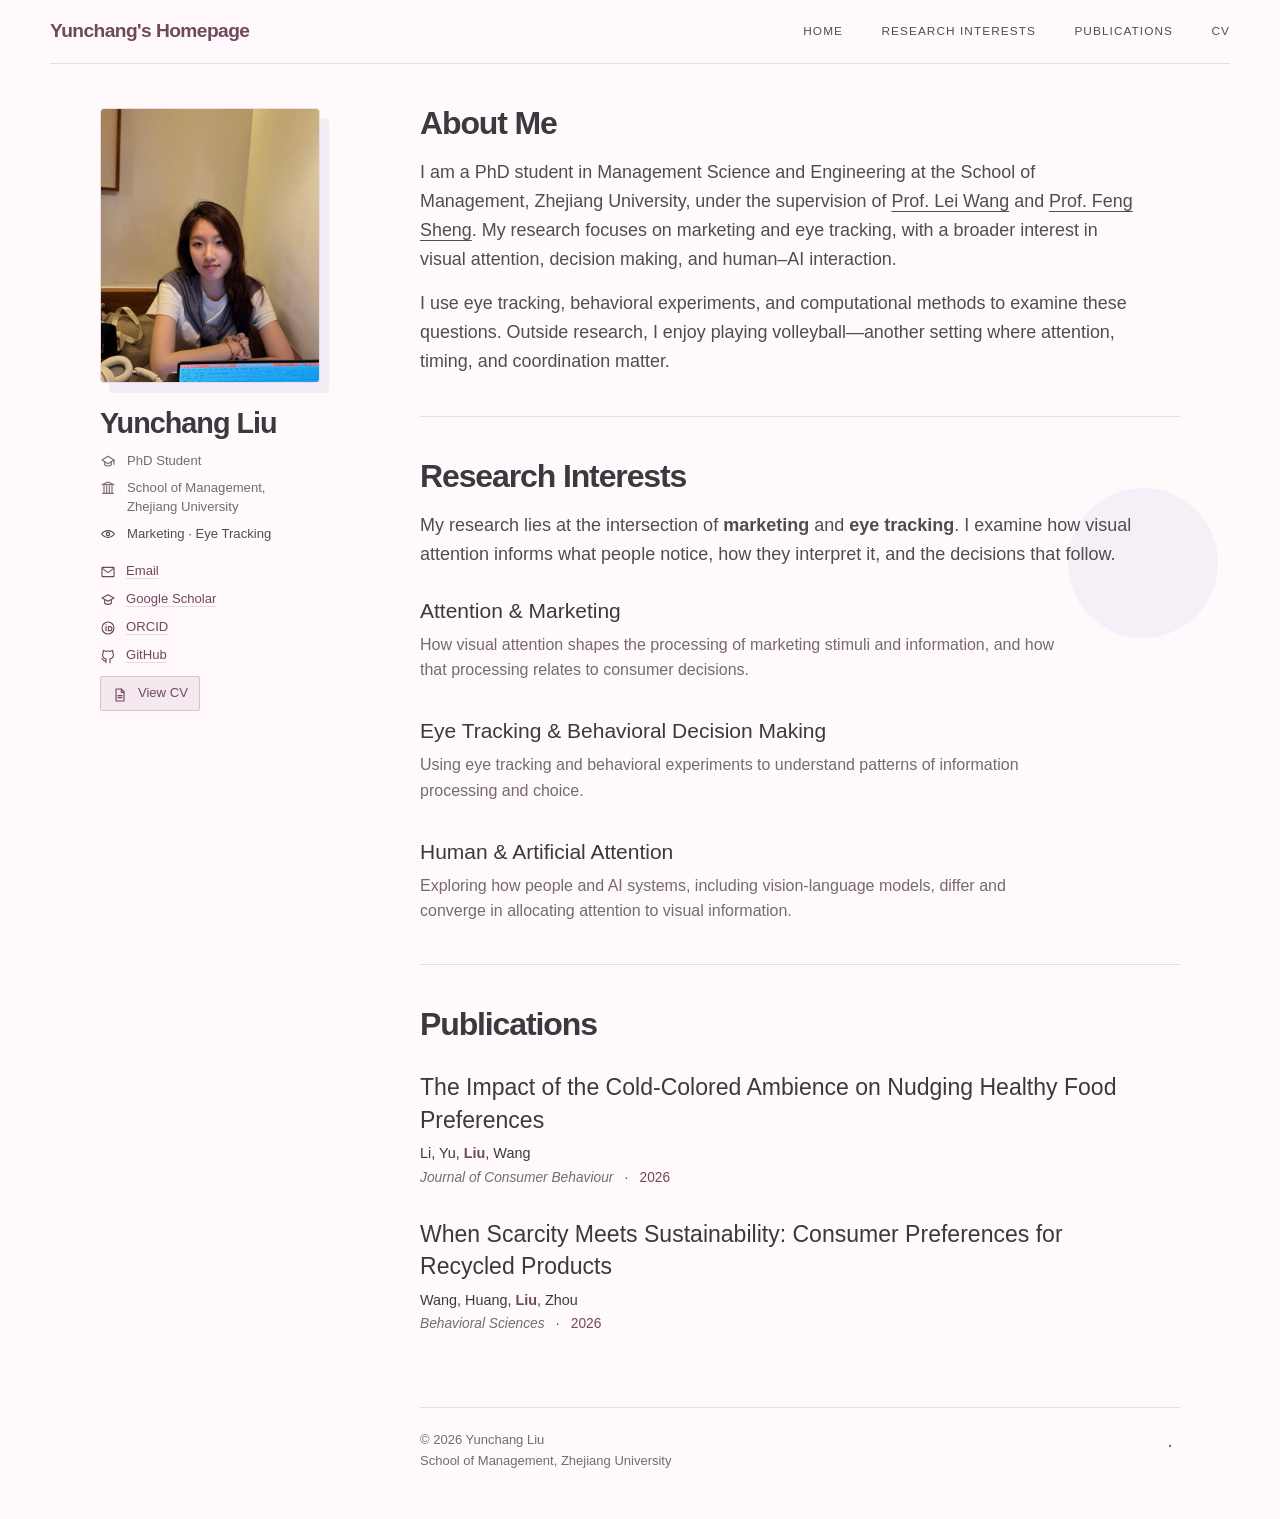
<file: index.html>
<!doctype html>
<html lang="en">
<head>
  <meta charset="utf-8">
  <meta name="viewport" content="width=device-width, initial-scale=1">
  <title>Yunchang Liu | PhD Student at Zhejiang University</title>
  <meta name="description" content="Yunchang Liu is a PhD student at Zhejiang University studying marketing, eye tracking, visual attention, decision making, and human–AI interaction.">
  <meta name="author" content="Yunchang Liu">
  <meta name="theme-color" content="#fff9fb">
  <meta property="og:type" content="website">
  <meta property="og:url" content="https://yunchangliu.github.io/">
  <meta property="og:title" content="Yunchang Liu | PhD Student at Zhejiang University">
  <meta property="og:description" content="Yunchang Liu is a PhD student at Zhejiang University studying marketing, eye tracking, visual attention, decision making, and human–AI interaction.">
  <meta property="og:image" content="https://yunchangliu.github.io/assets/images/profile.jpg">
  <meta property="og:image:alt" content="Yunchang Liu">
  <meta property="og:site_name" content="Yunchang's Homepage">
  <meta name="twitter:card" content="summary">
  <meta name="twitter:title" content="Yunchang Liu | PhD Student at Zhejiang University">
  <meta name="twitter:description" content="Yunchang Liu is a PhD student at Zhejiang University studying marketing, eye tracking, visual attention, decision making, and human–AI interaction.">
  <meta name="twitter:image" content="https://yunchangliu.github.io/assets/images/profile.jpg">
  <link rel="canonical" href="https://yunchangliu.github.io/">
  <link rel="icon" href="assets/favicon.svg" type="image/svg+xml">
  <link rel="stylesheet" href="styles.css">
  <script src="data/publications.js" defer></script>
  <script src="script.js" defer></script>
  <script type="application/ld+json">
  {
    "@context": "https://schema.org",
    "@type": "Person",
    "name": "Yunchang Liu",
    "url": "https://yunchangliu.github.io/",
    "image": "https://yunchangliu.github.io/assets/images/profile.jpg",
    "jobTitle": "PhD Student",
    "affiliation": {
      "@type": "Organization",
      "name": "School of Management, Zhejiang University"
    },
    "knowsAbout": [
      "Marketing",
      "Eye Tracking",
      "Visual Attention",
      "Decision Making",
      "Human-AI Interaction"
    ],
    "sameAs": [
      "https://scholar.google.com/citations?user=64Ghd7AAAAAJ",
      "https://orcid.org/0009-0008-1713-0107",
      "https://github.com/YunchangLiu"
    ]
  }
  </script>
</head>
<body>
  <a class="skip-link" href="#main-content">Skip to content</a>
  <header class="site-header">
    <a class="wordmark" href="/" aria-label="Yunchang Liu, home">Yunchang's Homepage</a>
    <nav aria-label="Primary navigation">
      <a href="#home">Home</a>
      <a href="#research">Research Interests</a>
      <a href="#publications">Publications</a>
      <a href="assets/files/Yunchang_Liu_CV.pdf" target="_blank" rel="noopener">CV</a>
    </nav>
  </header>

  <main class="page-shell" id="main-content">
    <aside class="profile-sidebar" aria-labelledby="profile-name">
      <div class="portrait-wrap">
        <div class="portrait-placeholder" aria-hidden="true">
          <span>YL</span>
          <span class="placeholder-line"></span>
        </div>
        <img class="portrait" src="assets/images/profile.jpg?v=20260908" alt="Yunchang Liu" hidden>
      </div>

      <div class="profile-copy">
        <h1 id="profile-name">Yunchang Liu</h1>
        <div class="profile-meta">
          <p class="meta-row role">
            <svg aria-hidden="true" viewBox="0 0 24 24"><path d="M3 10.5 12 5l9 5.5L12 16 3 10.5Z"/><path d="M7 13.3V18c2.9 1.7 7.1 1.7 10 0v-4.7M21 11v6"/></svg>
            <span>PhD Student</span>
          </p>
          <p class="meta-row role">
            <svg aria-hidden="true" viewBox="0 0 24 24"><path d="M4 20h16M6 20V9m4 11V9m4 11V9m4 11V9M3 7h18L12 3 3 7Z"/></svg>
            <span>School of Management,<br>Zhejiang University</span>
          </p>
          <p class="meta-row tagline">
            <svg aria-hidden="true" viewBox="0 0 24 24"><path d="M2.5 12s3.5-5 9.5-5 9.5 5 9.5 5-3.5 5-9.5 5-9.5-5-9.5-5Z"/><circle cx="12" cy="12" r="2.5"/></svg>
            <span>Marketing · Eye Tracking</span>
          </p>
        </div>
        <div class="profile-links" aria-label="Academic profiles and contact">
          <a href="mailto:12420017@zju.edu.cn"><svg aria-hidden="true" viewBox="0 0 24 24"><rect x="3" y="5" width="18" height="14" rx="1"/><path d="m4 7 8 6 8-6"/></svg><span>Email</span></a>
          <a href="https://scholar.google.com/citations?user=64Ghd7AAAAAJ&amp;hl=zh-CN" target="_blank" rel="noopener noreferrer"><svg aria-hidden="true" viewBox="0 0 24 24"><path d="m3 9 9-5 9 5-9 5-9-5Z"/><path d="M7 12v5c3 2 7 2 10 0v-5"/></svg><span>Google Scholar</span></a>
          <a href="https://orcid.org/0009-0008-1713-0107" target="_blank" rel="noopener noreferrer"><svg aria-hidden="true" viewBox="0 0 24 24"><circle cx="12" cy="12" r="9"/><path d="M9 10v6m0-9v.2M12.5 10H15a3 3 0 0 1 0 6h-2.5v-6Z"/></svg><span>ORCID</span></a>
          <a href="https://github.com/YunchangLiu" target="_blank" rel="noopener noreferrer"><svg aria-hidden="true" viewBox="0 0 24 24"><path d="M9 19c-4.5 1.5-4.5-2.5-6-3m12 6v-3.5c0-1 .1-1.4-.5-2 2.8-.3 5.7-1.4 5.7-6.2A4.8 4.8 0 0 0 19 7c.1-.3.5-1.7-.1-3.2 0 0-1-.3-3.4 1.3a11.8 11.8 0 0 0-7 0C6.1 3.5 5.1 3.8 5.1 3.8 4.5 5.3 4.9 6.7 5 7a4.8 4.8 0 0 0-1.2 3.3c0 4.8 2.9 5.9 5.7 6.2-.5.5-.6 1.2-.5 2V22"/></svg><span>GitHub</span></a>
          <a class="cv-link" href="assets/files/Yunchang_Liu_CV.pdf" target="_blank" rel="noopener"><svg aria-hidden="true" viewBox="0 0 24 24"><path d="M6 3h8l4 4v14H6V3Z"/><path d="M14 3v5h4M9 13h6m-6 3h6"/></svg><span>View CV</span></a>
        </div>
      </div>
    </aside>

    <div class="main-column">
      <section class="intro-section" id="home" aria-label="About Yunchang Liu">
        <h2>About Me</h2>
        <div class="intro">
          <p>I am a PhD student in Management Science and Engineering at the School of Management, Zhejiang University, under the supervision of <a href="https://person.zju.edu.cn/wanglei" target="_blank" rel="noopener noreferrer">Prof. Lei Wang</a> and <a href="https://person.zju.edu.cn/fengsheng" target="_blank" rel="noopener noreferrer">Prof. Feng Sheng</a>. My research focuses on marketing and eye tracking, with a broader interest in visual attention, decision making, and human–AI interaction.</p>
          <p>I use eye tracking, behavioral experiments, and computational methods to examine these questions. Outside research, I enjoy playing volleyball—another setting where attention, timing, and coordination matter.</p>
        </div>
      </section>

      <section class="research section-grid" id="research" aria-labelledby="research-title">
      <div class="section-heading">
        <h2 id="research-title">Research Interests</h2>
      </div>
      <div class="section-content">
        <p class="lead">My research lies at the intersection of <strong>marketing</strong> and <strong>eye tracking</strong>. I examine how visual attention informs what people notice, how they interpret it, and the decisions that follow.</p>
        <div class="research-lines">
          <article>
            <div>
              <h3>Attention &amp; Marketing</h3>
              <p>How visual attention shapes the processing of marketing stimuli and information, and how that processing relates to consumer decisions.</p>
            </div>
          </article>
          <article>
            <div>
              <h3>Eye Tracking &amp; Behavioral Decision Making</h3>
              <p>Using eye tracking and behavioral experiments to understand patterns of information processing and choice.</p>
            </div>
          </article>
          <article>
            <div>
              <h3>Human &amp; Artificial Attention</h3>
              <p>Exploring how people and AI systems, including vision-language models, differ and converge in allocating attention to visual information.</p>
            </div>
          </article>
        </div>
      </div>
      </section>

      <section class="publications section-grid" id="publications" aria-labelledby="publications-title">
      <div class="section-heading">
        <h2 id="publications-title">Publications</h2>
      </div>
      <div class="section-content">
        <ol class="publication-list" id="publication-list" aria-live="polite">
          <li class="publication-fallback">
            <h3 class="publication-title">The Impact of the Cold-Colored Ambience on Nudging Healthy Food Preferences</h3>
            <p class="publication-authors">Li, Yu, <strong>Liu</strong>, Wang</p>
            <p class="publication-meta"><cite>Journal of Consumer Behaviour</cite><span>2026</span></p>
          </li>
          <li class="publication-fallback">
            <h3 class="publication-title">When Scarcity Meets Sustainability: Consumer Preferences for Recycled Products</h3>
            <p class="publication-authors">Wang, Huang, <strong>Liu</strong>, Zhou</p>
            <p class="publication-meta"><cite>Behavioral Sciences</cite><span>2026</span></p>
          </li>
        </ol>
      </div>
      </section>

      <footer>
        <div>
          <p>© <span id="current-year">2026</span> Yunchang Liu</p>
          <p>School of Management, Zhejiang University</p>
        </div>
        <button class="volleyball-easter-egg" type="button" aria-label="A small volleyball aside" title="A small aside">·</button>
        <p class="volleyball-note" role="status" hidden>Some decisions are easier above the net.</p>
      </footer>
    </div>
  </main>
</body>
</html>
</file>
<file: styles.css>
:root {
  --paper: #fff9fb; --paper-soft: #f8f1f5; --lavender-wash: #f2ecf5;
  --ink: #3f3740; --body: #544b52; --muted: #756a72; --line: #e7dce3;
  --accent: #8b5f76; --accent-soft: #b9859f; --lavender: #786a88; --accent-dark: #70485f;
  --serif: Inter, ui-sans-serif, -apple-system, BlinkMacSystemFont, "Segoe UI", "Noto Sans SC", Arial, sans-serif;
  --sans: Inter, ui-sans-serif, -apple-system, BlinkMacSystemFont, "Segoe UI", "Noto Sans SC", Arial, sans-serif;
  --page: min(1180px, calc(100vw - 64px));
}
* { box-sizing: border-box; }
[hidden] { display: none !important; }
html { scroll-behavior: smooth; scroll-padding-top: 5.5rem; }
body { margin: 0; background: var(--paper); color: var(--ink); font-family: var(--sans); font-size: 16px; line-height: 1.6; -webkit-font-smoothing: antialiased; }
a { color: inherit; text-decoration-thickness: 1px; text-underline-offset: .24em; }
a:hover { color: var(--accent); }
a:focus-visible, button:focus-visible { outline: 2px solid var(--accent); outline-offset: 4px; }
.skip-link { position: fixed; top: -100px; left: 1rem; z-index: 20; padding: .6rem .9rem; background: var(--ink); color: var(--paper); }
.skip-link:focus { top: 1rem; }
.site-header { position: fixed; z-index: 20; top: 0; left: 50%; width: var(--page); height: 64px; margin: 0; display: flex; align-items: center; justify-content: space-between; background: rgba(255, 249, 251, .94); border-bottom: 1px solid var(--line); transform: translateX(-50%); backdrop-filter: blur(8px); -webkit-backdrop-filter: blur(8px); }
.wordmark { position: relative; color: var(--accent-dark); font-family: var(--serif); font-size: 1.2rem; font-weight: 700; text-decoration: none; letter-spacing: -.03em; }
nav { display: flex; gap: clamp(1rem, 3vw, 2.4rem); font-size: .74rem; letter-spacing: .09em; text-transform: uppercase; }
nav a { color: var(--body); text-decoration: none; text-decoration-color: transparent; transition: color .18s ease, text-decoration-color .18s ease; }
nav a:hover { color: var(--accent-dark); text-decoration: underline; text-decoration-color: var(--accent-soft); }

.page-shell { width: var(--page); margin: 0 auto; padding-top: 64px; display: grid; grid-template-columns: 260px minmax(0, 760px); justify-content: center; gap: 60px; align-items: start; }
.profile-sidebar { position: fixed; z-index: 5; top: 88px; left: max(32px, calc(50vw - 540px)); width: 260px; padding: 20px 0 40px; }
.portrait-wrap { position: relative; width: min(100%, 220px); aspect-ratio: 4 / 5; margin-bottom: 24px; background: var(--paper-soft); border: 1px solid var(--line); border-radius: 4px; box-shadow: 9px 10px 0 var(--lavender-wash); overflow: hidden; }
.portrait { display: block; width: 100%; height: 100%; object-fit: cover; object-position: 50% 54%; }
.portrait-placeholder { position: absolute; inset: 0; z-index: 1; display: grid; place-items: center; color: var(--accent-dark); background: var(--paper-soft); }
.portrait-placeholder span:first-child { font-family: var(--serif); font-size: 4.5rem; letter-spacing: -.08em; opacity: .85; }
.placeholder-line { position: absolute; width: 46%; height: 46%; border: 1px solid rgba(120, 106, 136, .55); border-radius: 50%; }
h1, h2, h3, p { margin-top: 0; }
h1 { margin-bottom: 12px; color: var(--ink); font-family: var(--serif); font-size: 1.8rem; font-weight: 600; line-height: 1.12; letter-spacing: -.035em; }
h1 span { display: block; margin-top: 7px; font-family: var(--sans); font-size: .38em; font-weight: 450; letter-spacing: .12em; color: var(--muted); }
.profile-meta { display: flex; flex-direction: column; gap: 8px; margin-bottom: 17px; }
.meta-row { display: grid; grid-template-columns: 17px 1fr; gap: 10px; align-items: start; margin: 0; }
.meta-row svg, .profile-links svg { width: 16px; height: 16px; margin-top: 2px; fill: none; stroke: currentColor; stroke-width: 1.7; stroke-linecap: round; stroke-linejoin: round; flex: 0 0 auto; }
.role { color: var(--muted); font-size: .82rem; line-height: 1.45; }
.tagline { max-width: 240px; color: var(--body); font-family: var(--sans); font-size: .82rem; line-height: 1.45; }
.profile-links { display: flex; flex-direction: column; align-items: flex-start; gap: 7px; font-size: .82rem; }
.profile-links a { display: flex; gap: 10px; align-items: center; }
.profile-links > a:not(.cv-link) { color: var(--accent-dark); text-decoration-color: var(--line); transition: color .18s ease, text-decoration-color .18s ease; }
.profile-links > a:not(.cv-link):hover { color: var(--accent); text-decoration-color: var(--accent-soft); }
.cv-link { margin-top: 4px; padding: .45rem .68rem; background: #f4e9ee; border: 1px solid #d9c2ce; border-radius: 2px; color: var(--accent-dark); line-height: 1.25; text-decoration: none; transition: background-color .18s ease, border-color .18s ease; }
.cv-link:hover { background: #ecdde4; border-color: var(--accent-soft); color: var(--accent-dark); }

.main-column { grid-column: 2; min-width: 0; }
.intro-section { padding: 40px 0; }
.eyebrow, .section-number { margin: 0 0 14px; color: var(--accent); font-size: .71rem; font-weight: 650; letter-spacing: .15em; text-transform: uppercase; }
.intro-section h2 { margin-bottom: 16px; font-size: 2rem; font-weight: 600; line-height: 1.2; }
.intro { max-width: 720px; color: var(--body); font-size: clamp(1.02rem, 1.4vw, 1.13rem); line-height: 1.62; }
.intro p { margin-bottom: 14px; }
.intro p:last-child { margin-bottom: 0; }
.section-grid { padding: 0; border-top: 1px solid var(--line); }
.section-heading { display: flex; align-items: baseline; gap: 16px; margin-bottom: 28px; }
.section-heading .section-number { margin: 0; }
h2 { margin-bottom: 0; font-family: var(--serif); font-size: clamp(2.25rem, 4vw, 3.35rem); font-weight: 400; line-height: 1.12; letter-spacing: -.035em; }
.research { position: relative; padding-top: 40px; }
.research .section-heading { margin-bottom: 16px; }
.research .section-number { font-size: .78rem; letter-spacing: .1em; }
.research h2, .publications h2 { font-size: 2rem; font-weight: 600; line-height: 1.2; }
.research::before { content: ""; position: absolute; z-index: -1; right: -3vw; top: 14%; width: 150px; height: 150px; background: rgba(242, 236, 245, .72); border-radius: 50%; }
.lead { max-width: 720px; margin-bottom: 28px; color: var(--body); font-family: var(--sans); font-size: 1.125rem; font-weight: 400; line-height: 1.6; letter-spacing: 0; }
.research-lines article { padding: 0; border: 0; }
.research-lines article + article { margin-top: 34px; }
.research-lines article > span { padding-top: 3px; color: var(--lavender); font-family: var(--serif); font-size: .75rem; }
h3 { margin-bottom: 8px; font-family: var(--serif); font-size: 1.3125rem; font-weight: 400; line-height: 1.3; }
.research-lines p { max-width: 650px; margin-bottom: 0; color: var(--muted); font-size: 1rem; line-height: 1.6; }
.publication-list { margin: 0; padding: 0; list-style: none; counter-reset: papers; }
.publications { margin-top: 40px; padding: 40px 0; }
.publication-list li { position: relative; padding: 0; margin: 0; border: 0; counter-increment: papers; }
.publication-list li + li { margin-top: 30px; }
.publication-title { max-width: 720px; margin-bottom: 7px; font-family: var(--serif); font-size: clamp(1.22rem, 1.8vw, 1.52rem); line-height: 1.4; }
.publication-authors { margin-bottom: 3px; font-size: .9rem; line-height: 1.5; }
.publication-authors strong { color: var(--accent-dark); }
.publication-meta { display: flex; gap: .7rem; align-items: baseline; margin-bottom: 0; color: var(--muted); font-size: .86rem; line-height: 1.5; }
.publication-meta cite { font-style: italic; }
.publication-meta span { color: var(--accent-dark); font-variant-numeric: tabular-nums; }
.publication-meta span::before { content: "·"; margin-right: .7rem; }

footer { width: 100%; min-height: 112px; margin: 32px 0 0; padding: 22px 0; border-top: 1px solid var(--line); display: flex; align-items: flex-start; justify-content: space-between; position: relative; color: var(--muted); font-size: .8125rem; line-height: 1.5; }
footer p { margin-bottom: 1px; }
.volleyball-easter-egg { border: 0; padding: .2rem .45rem; background: transparent; color: var(--muted); font-size: 1.25rem; cursor: pointer; }
.volleyball-easter-egg:hover { color: var(--accent); transform: translateY(-2px); }
.volleyball-note { position: absolute; right: 0; top: 64px; max-width: 250px; text-align: right; }

@media (max-width: 959px) {
  :root { --page: min(100% - 44px, 740px); }
  .page-shell { display: block; }
  .main-column { grid-column: auto; }
  .profile-sidebar { position: static; width: auto; display: grid; grid-template-columns: 190px 1fr; gap: 36px; padding: 44px 0 46px; border-bottom: 1px solid var(--line); }
  .portrait-wrap { width: 190px; margin-bottom: 0; }
  .profile-copy { align-self: center; }
  .intro-section { padding: 36px 0; }
  .section-grid { padding: 0; }
  .research { padding-top: 36px; }
  .publications { margin-top: 36px; padding: 36px 0 38px; }
  .research::before { right: 0; }
}
@media (max-width: 540px) {
  :root { --page: calc(100% - 40px); }
  .site-header { height: auto; min-height: 60px; padding: 10px 0; align-items: center; }
  nav { max-width: 260px; justify-content: flex-end; flex-wrap: wrap; gap: 2px 14px; font-size: .68rem; }
  .wordmark { align-self: flex-start; }
  .profile-sidebar { display: block; padding: 34px 0 40px; }
  .portrait-wrap { width: min(44vw, 168px); margin-bottom: 22px; box-shadow: 7px 8px 0 var(--lavender-wash); }
  h1 { font-size: 1.8rem; }
  .tagline { max-width: 280px; }
  .intro-section { padding: 30px 0 32px; }
  .section-grid { padding: 0; }
  .research { padding-top: 32px; }
  .publications { margin-top: 32px; padding: 32px 0 34px; }
  .section-heading { margin-bottom: 24px; }
  .research .section-heading { margin-bottom: 16px; }
  .intro-section h2, .research h2, .publications h2 { font-size: 1.875rem; }
  .lead { margin-bottom: 26px; font-size: 1.0625rem; }
  .research-lines article { padding: 0; }
  .research-lines article + article { margin-top: 30px; }
  .publication-list li { padding: 0; margin: 0; }
  .publication-list li + li { margin-top: 28px; }
  footer { min-height: 138px; }
  .volleyball-note { top: 62px; }
}
@media (prefers-reduced-motion: reduce) {
  html { scroll-behavior: auto; }
  *, *::before, *::after { scroll-behavior: auto !important; transition-duration: .01ms !important; animation-duration: .01ms !important; animation-iteration-count: 1 !important; }
}
</file>
